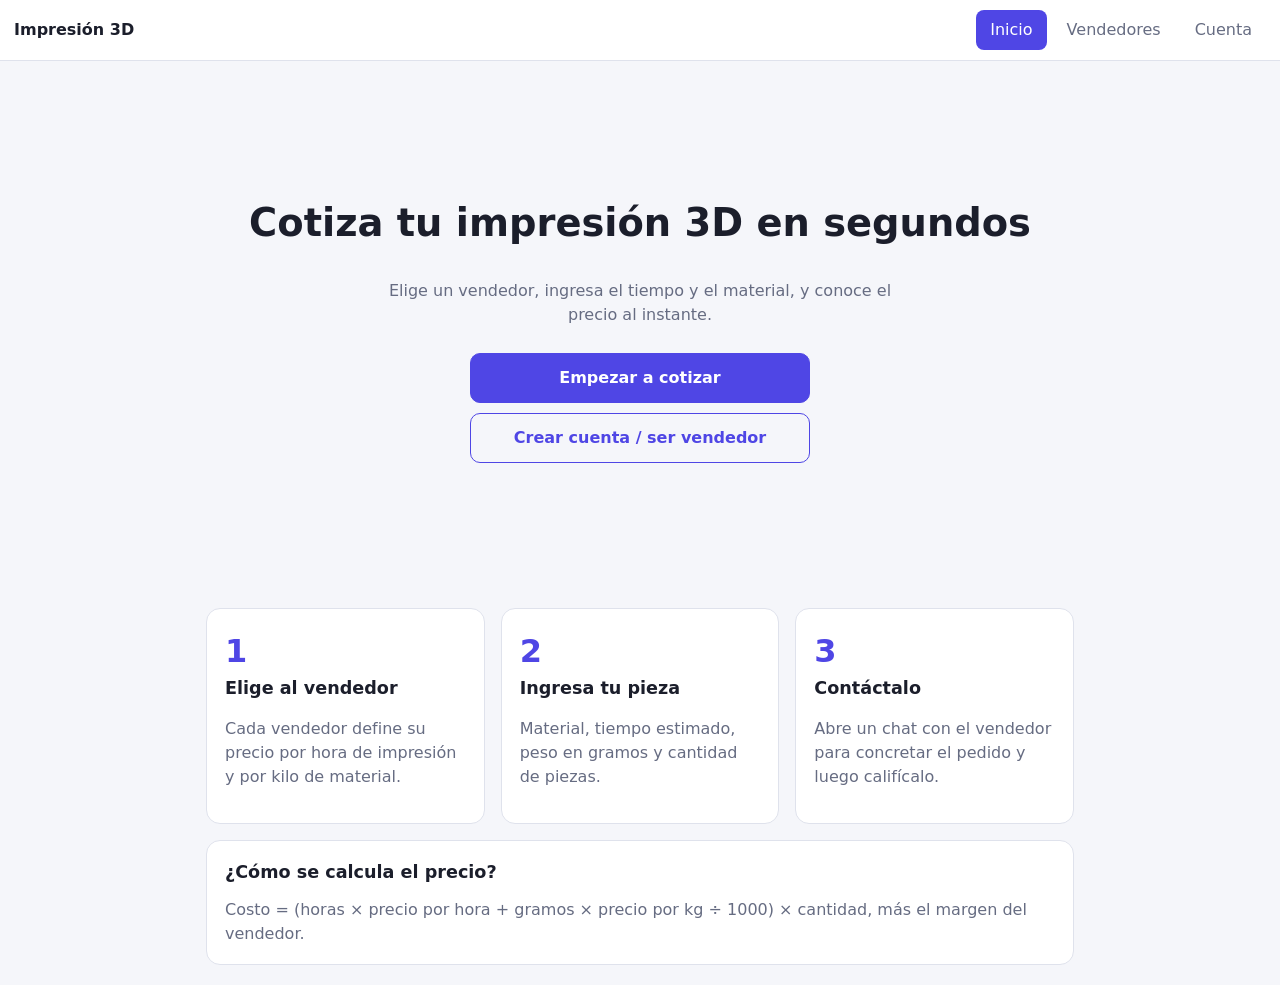
<file: index.html>
<!DOCTYPE html>
<html lang="es">
<head>
  <meta charset="utf-8">
  <meta name="viewport" content="width=device-width, initial-scale=1">
  <title>Inicio · Impresión 3D</title>
  <link rel="stylesheet" href="css/estilos.css">
</head>
<body data-page="inicio">

  <!-- MENÚ: es igual en todas las páginas; "activa" marca en cuál estás. -->
  <nav>
    <span class="logo">Impresión 3D</span>
    <a href="index.html" class="activa">Inicio</a>
    <a href="cotizador.html" id="navCot" hidden>Cotizador</a>
    <a href="vendedores.html">Vendedores</a>
    <a href="taller.html" id="navTaller" hidden>Mi taller</a>
    <a href="cuenta.html" id="navAcc">Cuenta</a>
  </nav>

  <main>
    <section class="portada">
      <h1>Cotiza tu impresión 3D en segundos</h1>
      <p class="suave">Elige un vendedor, ingresa el tiempo y el material, y conoce el precio al instante.</p>
      <a class="btn" href="cotizador.html">Empezar a cotizar</a>
      <a class="btn claro" href="cuenta.html">Crear cuenta / ser vendedor</a>
    </section>

    <div class="cuadricula pasos">
      <div class="tarjeta"><div class="numero">1</div><h2>Elige al vendedor</h2><p class="suave">Cada vendedor define su precio por hora de impresión y por kilo de material.</p></div>
      <div class="tarjeta"><div class="numero">2</div><h2>Ingresa tu pieza</h2><p class="suave">Material, tiempo estimado, peso en gramos y cantidad de piezas.</p></div>
      <div class="tarjeta"><div class="numero">3</div><h2>Contáctalo</h2><p class="suave">Abre un chat con el vendedor para concretar el pedido y luego califícalo.</p></div>
    </div>

    <div class="tarjeta separada">
      <h2>¿Cómo se calcula el precio?</h2>
      <p class="suave" style="margin:0">Costo = (horas × precio por hora + gramos × precio por kg ÷ 1000) × cantidad, más el margen del vendedor.</p>
    </div>
  </main>

  <!-- SCRIPTS: el orden importa, cada archivo usa funciones de los anteriores. -->
  <script src="js/utilidades.js"></script>
  <script src="js/almacenamiento.js"></script>
  <script src="js/sesion.js"></script>
</body>
</html>
</file>
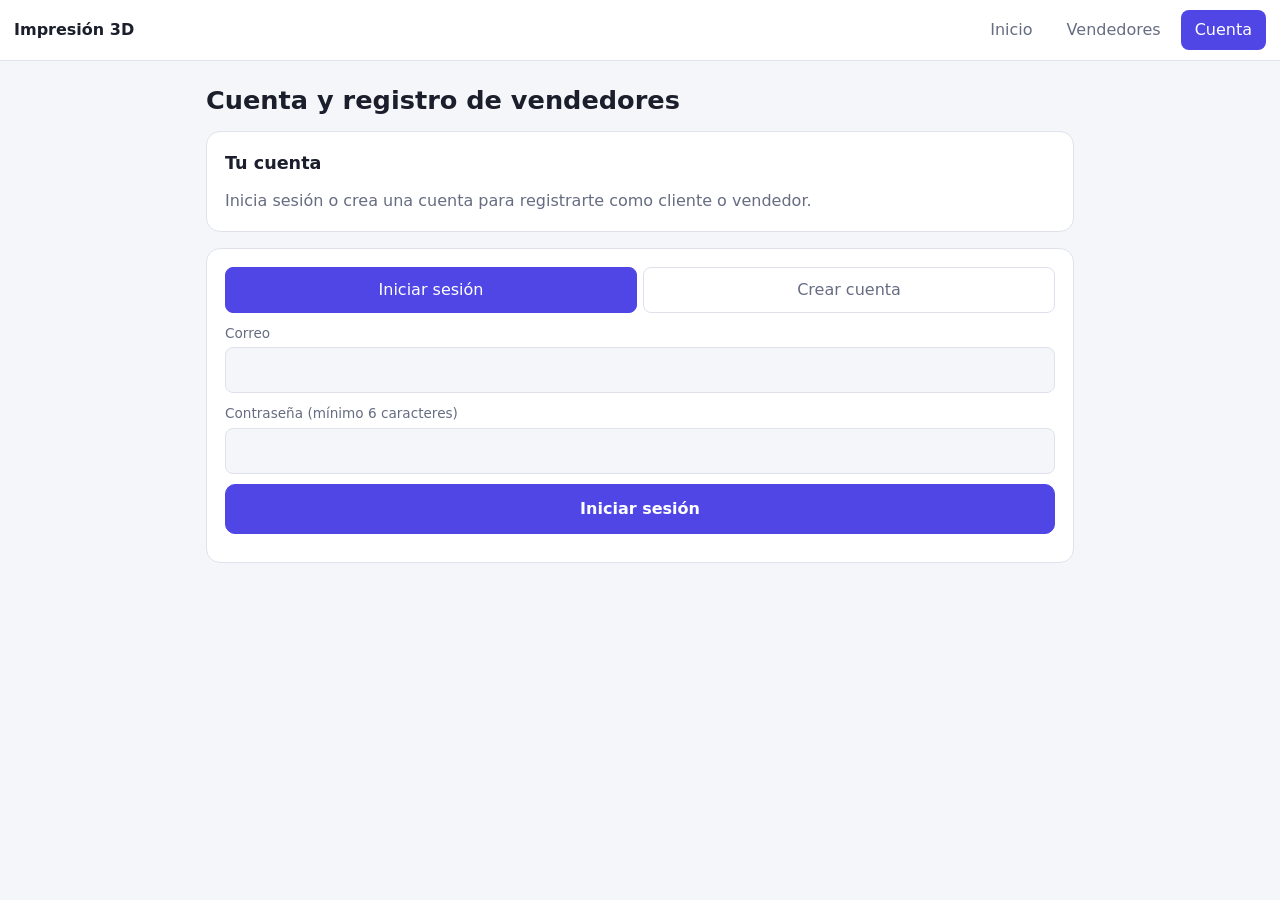
<file: cotizador.html>
<!DOCTYPE html>
<html lang="es">
<head>
  <meta charset="utf-8">
  <meta name="viewport" content="width=device-width, initial-scale=1">
  <title>Cotizador · Impresión 3D</title>
  <link rel="stylesheet" href="css/estilos.css">
</head>
<body data-page="cotizador">

  <!-- MENÚ: es igual en todas las páginas; "activa" marca en cuál estás. -->
  <nav>
    <span class="logo">Impresión 3D</span>
    <a href="index.html">Inicio</a>
    <a href="cotizador.html" id="navCot" class="activa" hidden>Cotizador</a>
    <a href="vendedores.html">Vendedores</a>
    <a href="taller.html" id="navTaller" hidden>Mi taller</a>
    <a href="cuenta.html" id="navAcc">Cuenta</a>
  </nav>

  <main>
    <h1>Cotizador</h1>

    <!-- Se muestra solo cuando todavía no hay favoritos. -->
    <div class="tarjeta" id="sinFavoritos" hidden>
      <h2>Aún no tienes vendedores favoritos</h2>
      <p class="suave" style="margin:0">Para cotizar, primero elige tus favoritos en la pestaña Vendedores.</p>
      <a class="btn" href="vendedores.html">Ir a Vendedores</a>
    </div>

    <div id="contenido">
      <div class="cuadricula">

        <!-- Columna 1: elegir vendedor y (opcional) la calculadora manual -->
        <div class="tarjeta">
          <h2>Tu cotización</h2>
          <label for="vendedor">Vendedor</label>
          <select id="vendedor"></select>

          <label class="interruptor">
            <input type="checkbox" id="interruptor"><span class="pista"></span>
            <span>Activar cotización manual</span>
          </label>

          <div id="manual" hidden>
            <label for="material">Material</label>
            <select id="material"></select>
            <div class="fila">
              <div><label for="horas">Horas</label><input id="horas" type="number" min="0" step="1" value="2"></div>
              <div><label for="minutos">Minutos</label><input id="minutos" type="number" min="0" max="59" step="1" value="30"></div>
            </div>
            <div class="fila">
              <div><label for="gramos">Peso (gramos)</label><input id="gramos" type="number" min="0" step="1" value="60"></div>
              <div><label for="cantidad">Cantidad</label><input id="cantidad" type="number" min="1" step="1" value="1"></div>
            </div>
            <p class="nota">El tiempo y el peso los entrega el programa de corte (Cura, PrusaSlicer, etc.).</p>
          </div>
        </div>

        <!-- Columna 2: resultado, contacto y chat -->
        <div class="tarjeta">
          <h2>Vendedor: <span id="nombre"></span></h2>
          <div class="estrellas" id="resenaVendedor"></div>

          <div id="resultado" hidden>
            <div class="linea"><span>Costo por tiempo</span><b id="costoTiempo"></b></div>
            <div class="linea"><span>Costo del material</span><b id="costoMaterial"></b></div>
            <div class="linea"><span>Margen del vendedor</span><b id="costoMargen"></b></div>
            <div class="total" id="total"></div>
            <p class="nota" style="text-align:center">Total estimado en pesos colombianos (COP)</p>
            <p class="aviso error" id="sinMaterial" hidden></p>
          </div>

          <button type="button" class="btn" id="contactar">Contactar a este vendedor</button>
          <p class="aviso" id="telefono"></p>

          <div class="chat" id="chat" hidden>
            <div class="chat-cabecera"><b id="chatTitulo"></b><button type="button" class="enlace" id="chatCerrar">Cerrar</button></div>
            <div id="chatMensajes"></div>
            <div class="chat-entrada">
              <input id="chatTexto" maxlength="200" placeholder="Escribe un mensaje">
              <button type="button" class="btn" id="chatEnviar">Enviar</button>
            </div>
            <button type="button" class="btn claro" id="calificar">Calificar vendedor</button>
            <div id="cajaEstrellas" hidden></div>
          </div>
        </div>
      </div>

      <div class="tarjeta separada" id="comparacion" hidden>
        <h2>Comparación entre vendedores</h2>
        <div id="listaComparacion"></div>
      </div>
    </div>
  </main>

  <!-- SCRIPTS: el orden importa, cada archivo usa funciones de los anteriores. -->
  <script src="js/utilidades.js"></script>
  <script src="js/almacenamiento.js"></script>
  <script src="js/sesion.js"></script>
  <script src="js/cotizador.js"></script>
</body>
</html>
</file>
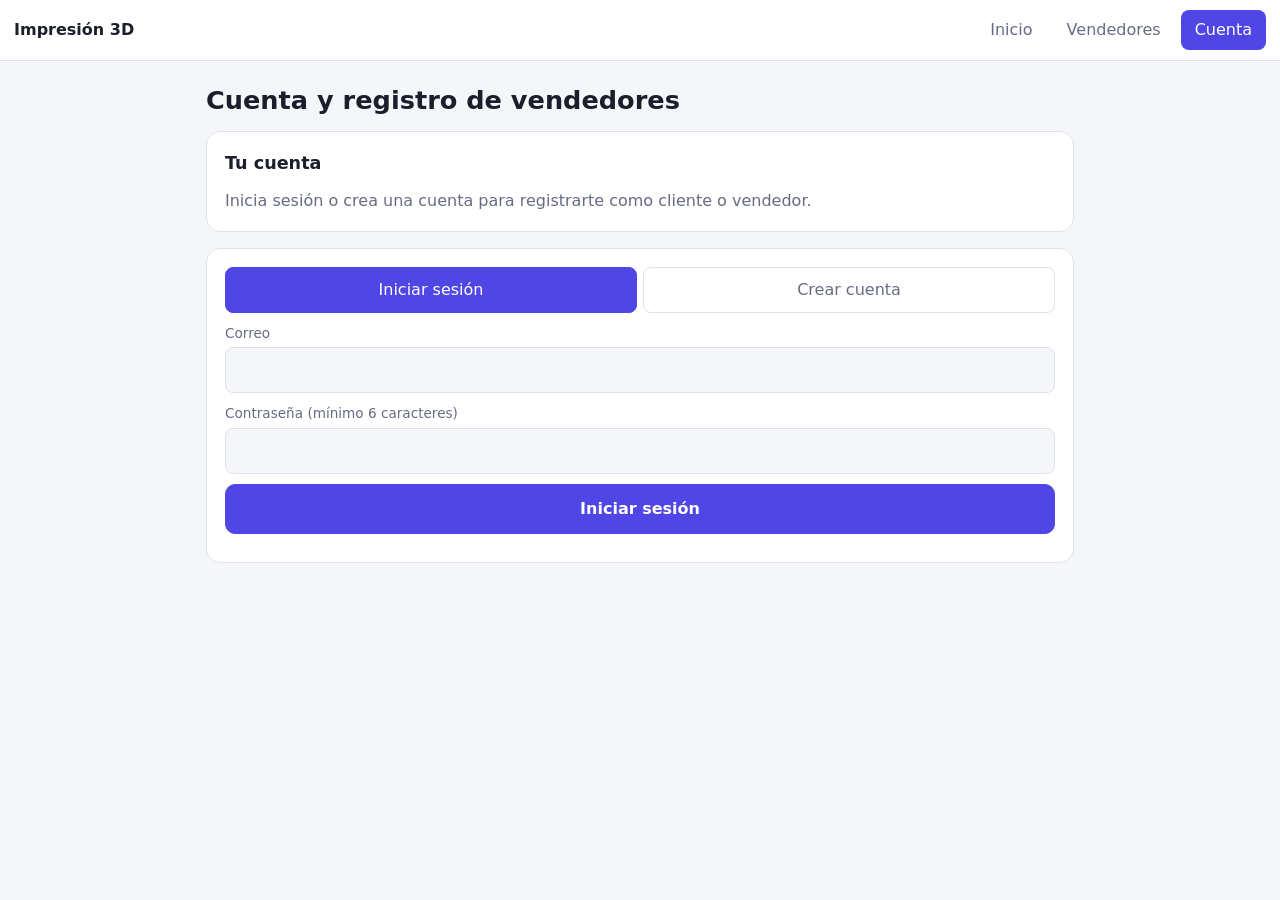
<file: cuenta.html>
<!DOCTYPE html>
<html lang="es">
<head>
  <meta charset="utf-8">
  <meta name="viewport" content="width=device-width, initial-scale=1">
  <title>Cuenta · Impresión 3D</title>
  <link rel="stylesheet" href="css/estilos.css">
</head>
<body data-page="cuenta">

  <!-- MENÚ: es igual en todas las páginas; "activa" marca en cuál estás. -->
  <nav>
    <span class="logo">Impresión 3D</span>
    <a href="index.html">Inicio</a>
    <a href="cotizador.html" id="navCot" hidden>Cotizador</a>
    <a href="vendedores.html">Vendedores</a>
    <a href="taller.html" id="navTaller" hidden>Mi taller</a>
    <a href="cuenta.html" id="navAcc" class="activa">Cuenta</a>
  </nav>

  <main>
    <h1>Cuenta y registro de vendedores</h1>
    <div class="tarjeta" id="estado"></div>

    <!-- Sin sesión: iniciar sesión o crear cuenta -->
    <div class="tarjeta separada" id="acceso">
      <div class="pestanas">
        <button type="button" id="pestanaEntrar" class="activa">Iniciar sesión</button>
        <button type="button" id="pestanaCrear">Crear cuenta</button>
      </div>
      <label for="correo">Correo</label>
      <input id="correo" type="email" autocomplete="email">
      <label for="clave">Contraseña (mínimo 6 caracteres)</label>
      <input id="clave" type="password" autocomplete="current-password">
      <button type="button" class="btn" id="entrar">Iniciar sesión</button>
      <p class="aviso" id="mensajeAcceso"></p>
    </div>

    <!-- Con sesión: formulario de registro -->
    <div class="tarjeta separada" id="registro" hidden>
      <h2 id="tituloRegistro">Registro</h2>
      <label for="rol">Quiero registrarme como</label>
      <select id="rol">
        <option value="cliente">Cliente (quiero cotizar)</option>
        <option value="vendedor">Vendedor (quiero ofrecer impresiones)</option>
      </select>
      <label for="nombre">Nombre o negocio</label>
      <input id="nombre" maxlength="40">
      <label for="tel">WhatsApp (con indicativo, ej. 573001234567)</label>
      <input id="tel" type="tel" inputmode="numeric">

      <div id="datosVendedor" hidden>
        <label for="nota">Descripción corta</label>
        <input id="nota" maxlength="60" placeholder="Ej. Entrega rápida en Bogotá">
        <div id="datosPrecios">
          <div class="fila">
            <div><label for="hora">Precio por hora (COP)</label><input id="hora" type="number" min="0" step="100" value="3000"></div>
            <div><label for="margen">Margen (%)</label><input id="margen" type="number" min="0" max="200" value="20"></div>
          </div>
          <div class="fila">
            <div><label for="pla">PLA (COP/kg)</label><input id="pla" type="number" min="0" step="1000" value="70000"></div>
            <div><label for="petg">PETG (COP/kg)</label><input id="petg" type="number" min="0" step="1000" value="80000"></div>
          </div>
          <div class="fila">
            <div><label for="abs">ABS (COP/kg)</label><input id="abs" type="number" min="0" step="1000" value="85000"></div>
            <div><label for="tpu">TPU (COP/kg)</label><input id="tpu" type="number" min="0" step="1000" value="110000"></div>
          </div>
        </div>
      </div>

      <button type="button" class="btn" id="guardar">Guardar registro</button>
      <button type="button" class="btn peligro" id="borrar" hidden>Borrar mi cuenta</button>
      <p class="aviso" id="mensajeRegistro"></p>
    </div>

    <button type="button" class="btn claro separada" id="cerrar" hidden>Cerrar sesión</button>
  </main>

  <!-- SCRIPTS: el orden importa, cada archivo usa funciones de los anteriores. -->
  <script src="js/utilidades.js"></script>
  <script src="js/almacenamiento.js"></script>
  <script src="js/sesion.js"></script>
  <script src="js/cuenta.js"></script>
</body>
</html>
</file>
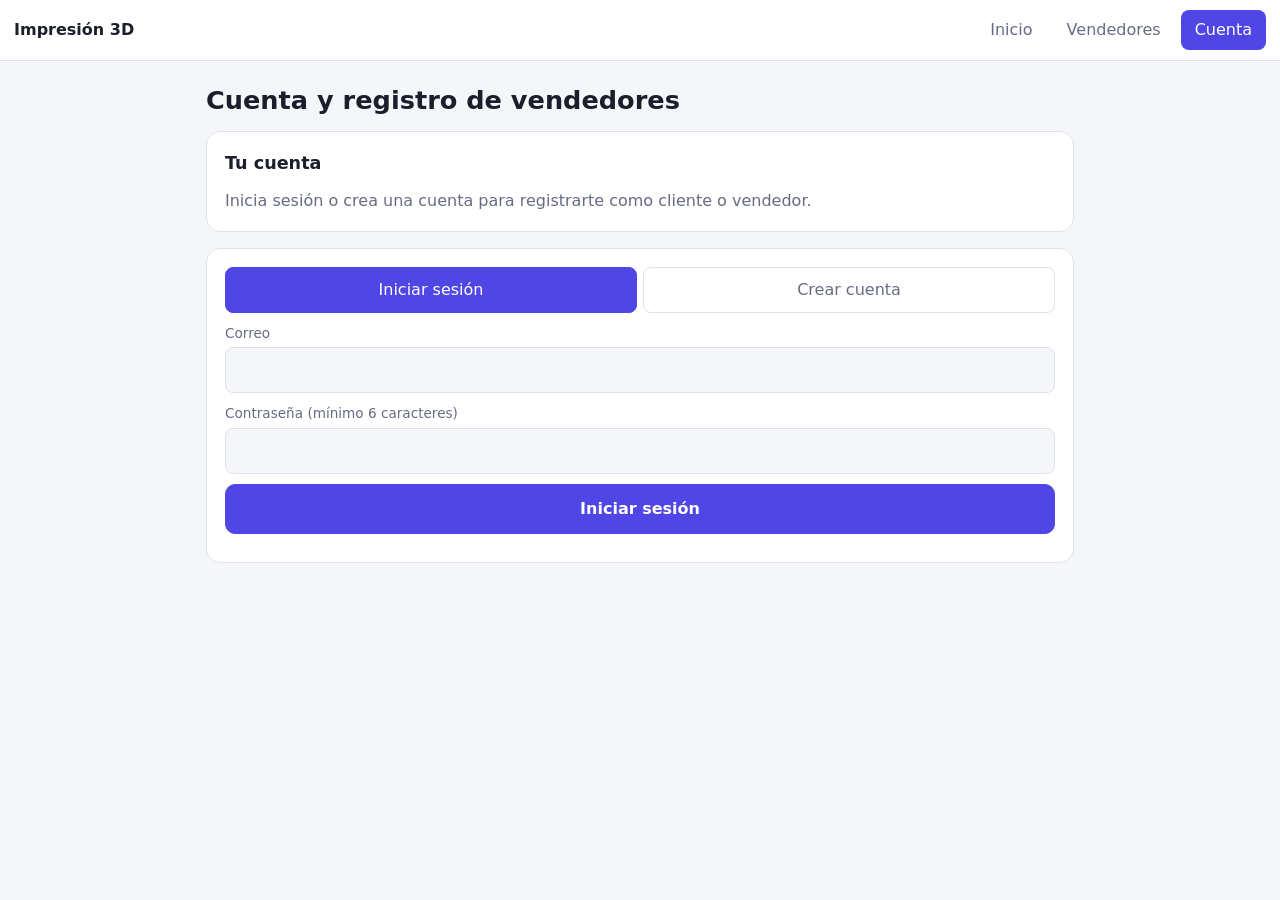
<file: taller.html>
<!DOCTYPE html>
<html lang="es">
<head>
  <meta charset="utf-8">
  <meta name="viewport" content="width=device-width, initial-scale=1">
  <title>Mi taller · Impresión 3D</title>
  <link rel="stylesheet" href="css/estilos.css">
</head>
<body data-page="taller">

  <!-- MENÚ: es igual en todas las páginas; "activa" marca en cuál estás. -->
  <nav>
    <span class="logo">Impresión 3D</span>
    <a href="index.html">Inicio</a>
    <a href="cotizador.html" id="navCot" hidden>Cotizador</a>
    <a href="vendedores.html">Vendedores</a>
    <a href="taller.html" id="navTaller" class="activa" hidden>Mi taller</a>
    <a href="cuenta.html" id="navAcc">Cuenta</a>
  </nav>

  <main>
    <h1>Mi taller</h1>
    <div class="cuadricula">
      <div class="tarjeta">
        <h2>Precio de impresión</h2>
        <label for="hora">Precio por hora (COP)</label>
        <input id="hora" type="number" min="0" step="100">
        <label for="margen">Margen (%)</label>
        <input id="margen" type="number" min="0" max="200" step="1">
      </div>
      <div class="tarjeta">
        <h2>Materiales</h2>
        <div id="materiales"></div>
        <div class="fila" style="margin-top:12px">
          <div><label for="nuevoNombre">Nuevo material</label><input id="nuevoNombre" maxlength="20" placeholder="Ej. Resina"></div>
          <div><label for="nuevoPrecio">Precio por kg (COP)</label><input id="nuevoPrecio" type="number" min="0" step="1000"></div>
        </div>
        <button type="button" class="btn claro" id="agregar">Agregar material</button>
      </div>
    </div>
    <button type="button" class="btn separada" id="guardar" style="max-width:340px;margin-left:auto;margin-right:auto">Guardar cambios</button>
    <p class="aviso" id="mensaje" style="text-align:center"></p>
  </main>

  <!-- SCRIPTS: el orden importa, cada archivo usa funciones de los anteriores. -->
  <script src="js/utilidades.js"></script>
  <script src="js/almacenamiento.js"></script>
  <script src="js/sesion.js"></script>
  <script src="js/taller.js"></script>
</body>
</html>
</file>
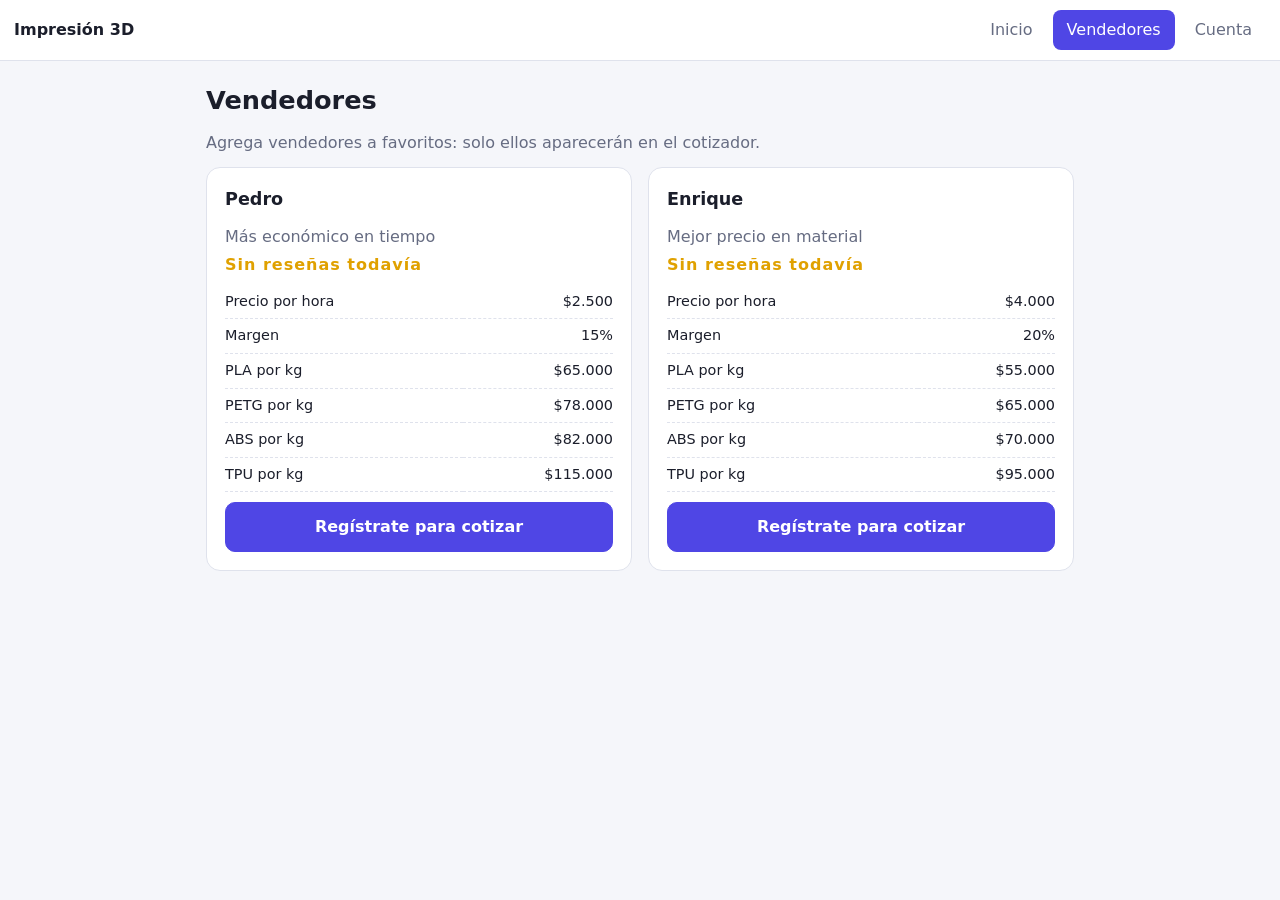
<file: vendedores.html>
<!DOCTYPE html>
<html lang="es">
<head>
  <meta charset="utf-8">
  <meta name="viewport" content="width=device-width, initial-scale=1">
  <title>Vendedores · Impresión 3D</title>
  <link rel="stylesheet" href="css/estilos.css">
</head>
<body data-page="vendedores">

  <!-- MENÚ: es igual en todas las páginas; "activa" marca en cuál estás. -->
  <nav>
    <span class="logo">Impresión 3D</span>
    <a href="index.html">Inicio</a>
    <a href="cotizador.html" id="navCot" hidden>Cotizador</a>
    <a href="vendedores.html" class="activa">Vendedores</a>
    <a href="taller.html" id="navTaller" hidden>Mi taller</a>
    <a href="cuenta.html" id="navAcc">Cuenta</a>
  </nav>

  <main>
    <h1>Vendedores</h1>
    <p class="suave" style="margin:0 0 12px">Agrega vendedores a favoritos: solo ellos aparecerán en el cotizador.</p>
    <!-- vendedores.js dibuja aquí una tarjeta por vendedor -->
    <div class="cuadricula" id="lista"></div>
  </main>

  <!-- SCRIPTS: el orden importa, cada archivo usa funciones de los anteriores. -->
  <script src="js/utilidades.js"></script>
  <script src="js/almacenamiento.js"></script>
  <script src="js/sesion.js"></script>
  <script src="js/vendedores.js"></script>
</body>
</html>
</file>
<file: css/estilos.css>
/* =====================================================================
   ESTILOS DEL COTIZADOR 3D
   Índice: 1 Variables · 2 Base · 3 Menú · 4 Tarjetas · 5 Formularios
           6 Botones · 7 Inicio · 8 Vendedores · 9 Cotizador · 10 Móvil
   ===================================================================== */

/* 1. VARIABLES: cada color se define una vez y se usa con var(--nombre).
      Si cambias un color aquí, cambia en toda la página. */
:root {
  --fondo: #f5f6fa;  --tarjeta: #ffffff;  --texto: #1b1e2b;  --suave: #666c82;
  --acento: #4f46e5; --sobre-acento: #ffffff; --borde: #dfe2ec;
  --ok: #0f9d6b;    --error: #c0392b;     --estrella: #e0a100;
}
/* Modo oscuro: si el dispositivo lo usa, se reemplazan los colores. */
@media (prefers-color-scheme: dark) {
  :root {
    --fondo: #12141c; --tarjeta: #1c1f2b; --texto: #eceef6; --suave: #9aa0b8;
    --acento: #818cf8; --sobre-acento: #12141c; --borde: #2d3142;
    --ok: #34d399;    --error: #f87171;
  }
}

/* 2. BASE */
*, *::before, *::after { box-sizing: border-box; }
body { margin: 0; background: var(--fondo); color: var(--texto);
       font: 16px/1.5 system-ui, -apple-system, "Segoe UI", Roboto, sans-serif; }
[hidden] { display: none !important; }   /* el atributo "hidden" siempre oculta */
main { max-width: 900px; margin: 0 auto; padding: 20px 16px; }
h1 { font-size: 1.6rem; margin: 0 0 12px; }
h2 { font-size: 1.1rem; margin: 0 0 12px; }
.suave { color: var(--suave); }
.nota { font-size: .8rem; color: var(--suave); margin-top: 8px; }
.aviso { font-size: .9rem; margin: 10px 0 0; }
.error { color: var(--error); }
.ok { color: var(--ok); }

/* 3. MENÚ SUPERIOR */
nav { position: sticky; top: 0; z-index: 5; display: flex; flex-wrap: wrap; gap: 6px;
      align-items: center; justify-content: center; padding: 10px 14px;
      background: var(--tarjeta); border-bottom: 1px solid var(--borde); }
.logo { font-weight: 700; margin-right: auto; }
nav a { color: var(--suave); text-decoration: none; padding: 8px 14px; border-radius: 8px; }
nav a.activa { background: var(--acento); color: var(--sobre-acento); }

/* 4. TARJETAS Y CUADRÍCULAS */
.cuadricula { display: grid; gap: 16px; grid-template-columns: repeat(auto-fit, minmax(280px, 1fr)); }
.pasos { grid-template-columns: repeat(3, 1fr); }
.tarjeta { background: var(--tarjeta); border: 1px solid var(--borde); border-radius: 14px; padding: 18px; }
.separada { margin-top: 16px; }
.fila { display: grid; grid-template-columns: 1fr 1fr; gap: 10px; }
.linea { display: flex; justify-content: space-between; padding: 8px 0; border-bottom: 1px dashed var(--borde); }

/* 5. FORMULARIOS */
label { display: block; font-size: .85rem; color: var(--suave); margin: 10px 0 4px; }
input, select { width: 100%; padding: 10px; border-radius: 8px; border: 1px solid var(--borde);
                background: var(--fondo); color: var(--texto); font: inherit; }

/* 6. BOTONES */
.btn { display: block; width: 100%; margin-top: 10px; padding: 12px; border-radius: 10px;
       border: 1px solid var(--acento); background: var(--acento); color: var(--sobre-acento);
       font: inherit; font-weight: 600; text-align: center; text-decoration: none; cursor: pointer; }
.btn.claro { background: transparent; color: var(--acento); }
.btn.peligro { background: transparent; color: var(--error); border-color: var(--error); }
.btn.activo { background: var(--acento); color: var(--sobre-acento); }  /* favorito marcado */
.enlace { background: none; border: 0; color: var(--suave); font: inherit; cursor: pointer; }
.pestanas { display: flex; gap: 6px; margin-bottom: 8px; }
.pestanas button { flex: 1; padding: 10px; border: 1px solid var(--borde); border-radius: 8px;
                   background: transparent; color: var(--suave); font: inherit; cursor: pointer; }
.pestanas button.activa { background: var(--acento); color: var(--sobre-acento); border-color: var(--acento); }

/* 7. INICIO */
.portada { min-height: 55vh; padding: 56px 16px; margin-bottom: 32px; display: flex;
           flex-direction: column; align-items: center; justify-content: center; text-align: center; }
.portada h1 { font-size: clamp(1.6rem, 5vw, 2.4rem); }
.portada p { max-width: 520px; }
.portada .btn { width: min(100%, 340px); }
.numero { font-size: 2rem; font-weight: 700; color: var(--acento); }

/* 8. VENDEDORES Y ESTRELLAS */
table { width: 100%; border-collapse: collapse; font-size: .9rem; margin: 8px 0; }
td { padding: 6px 0; border-bottom: 1px dashed var(--borde); }
td:last-child { text-align: right; }
.insignia { font-size: .7rem; padding: 2px 8px; border-radius: 99px; margin-left: 6px;
            background: var(--acento); color: var(--sobre-acento); vertical-align: middle; }
.estrellas { color: var(--estrella); font-weight: 600; letter-spacing: 1px; margin: 4px 0; }
.estrella { background: none; border: 0; padding: 0 2px; font-size: 1.6rem; line-height: 1;
            color: var(--borde); cursor: pointer; }
.estrella.marcada { color: var(--estrella); }

/* 9. COTIZADOR: interruptor, resultado, chat y taller */
.interruptor { display: flex; align-items: center; gap: 10px; margin: 14px 0 6px;
               color: var(--texto); font-size: .95rem; cursor: pointer; }
.interruptor input { position: absolute; opacity: 0; width: 0; height: 0; }
.pista { position: relative; flex: none; width: 44px; height: 24px; border-radius: 99px;
         background: var(--borde); transition: background .2s; }
.pista::after { content: ""; position: absolute; top: 3px; left: 3px; width: 18px; height: 18px;
                border-radius: 50%; background: #fff; transition: transform .2s; }
.interruptor input:checked + .pista { background: var(--acento); }
.interruptor input:checked + .pista::after { transform: translateX(20px); }
.total { font-size: 2rem; font-weight: 700; color: var(--ok); text-align: center; margin: 14px 0 4px; }
.mejor b { color: var(--ok); }
.chat { margin-top: 14px; padding: 12px; border: 1px solid var(--borde); border-radius: 12px; background: var(--fondo); }
.chat-cabecera { display: flex; justify-content: space-between; align-items: center; margin-bottom: 8px; }
#chatMensajes { max-height: 180px; overflow-y: auto; display: flex; flex-direction: column; gap: 6px; margin-bottom: 8px; }
.mensaje { align-self: flex-end; max-width: 85%; padding: 6px 10px; border-radius: 10px; font-size: .9rem;
           word-break: break-word; background: var(--acento); color: var(--sobre-acento); }
.chat-entrada { display: flex; gap: 8px; }
.chat-entrada .btn { width: auto; margin: 0; padding: 10px 16px; }
.fila-material { display: grid; grid-template-columns: 1fr 90px; gap: 10px; align-items: end; }
.fila-material .btn { margin: 0; padding: 10px; }

/* 10. MÓVIL: reglas que solo se aplican en pantallas angostas */
@media (max-width: 700px) { .pasos { grid-template-columns: 1fr; } }
@media (max-width: 640px) {
  .logo { width: 100%; text-align: center; margin: 0; }
  nav a { flex: 1 1 auto; text-align: center; padding: 8px 10px; font-size: .9rem; }
}
</file>
